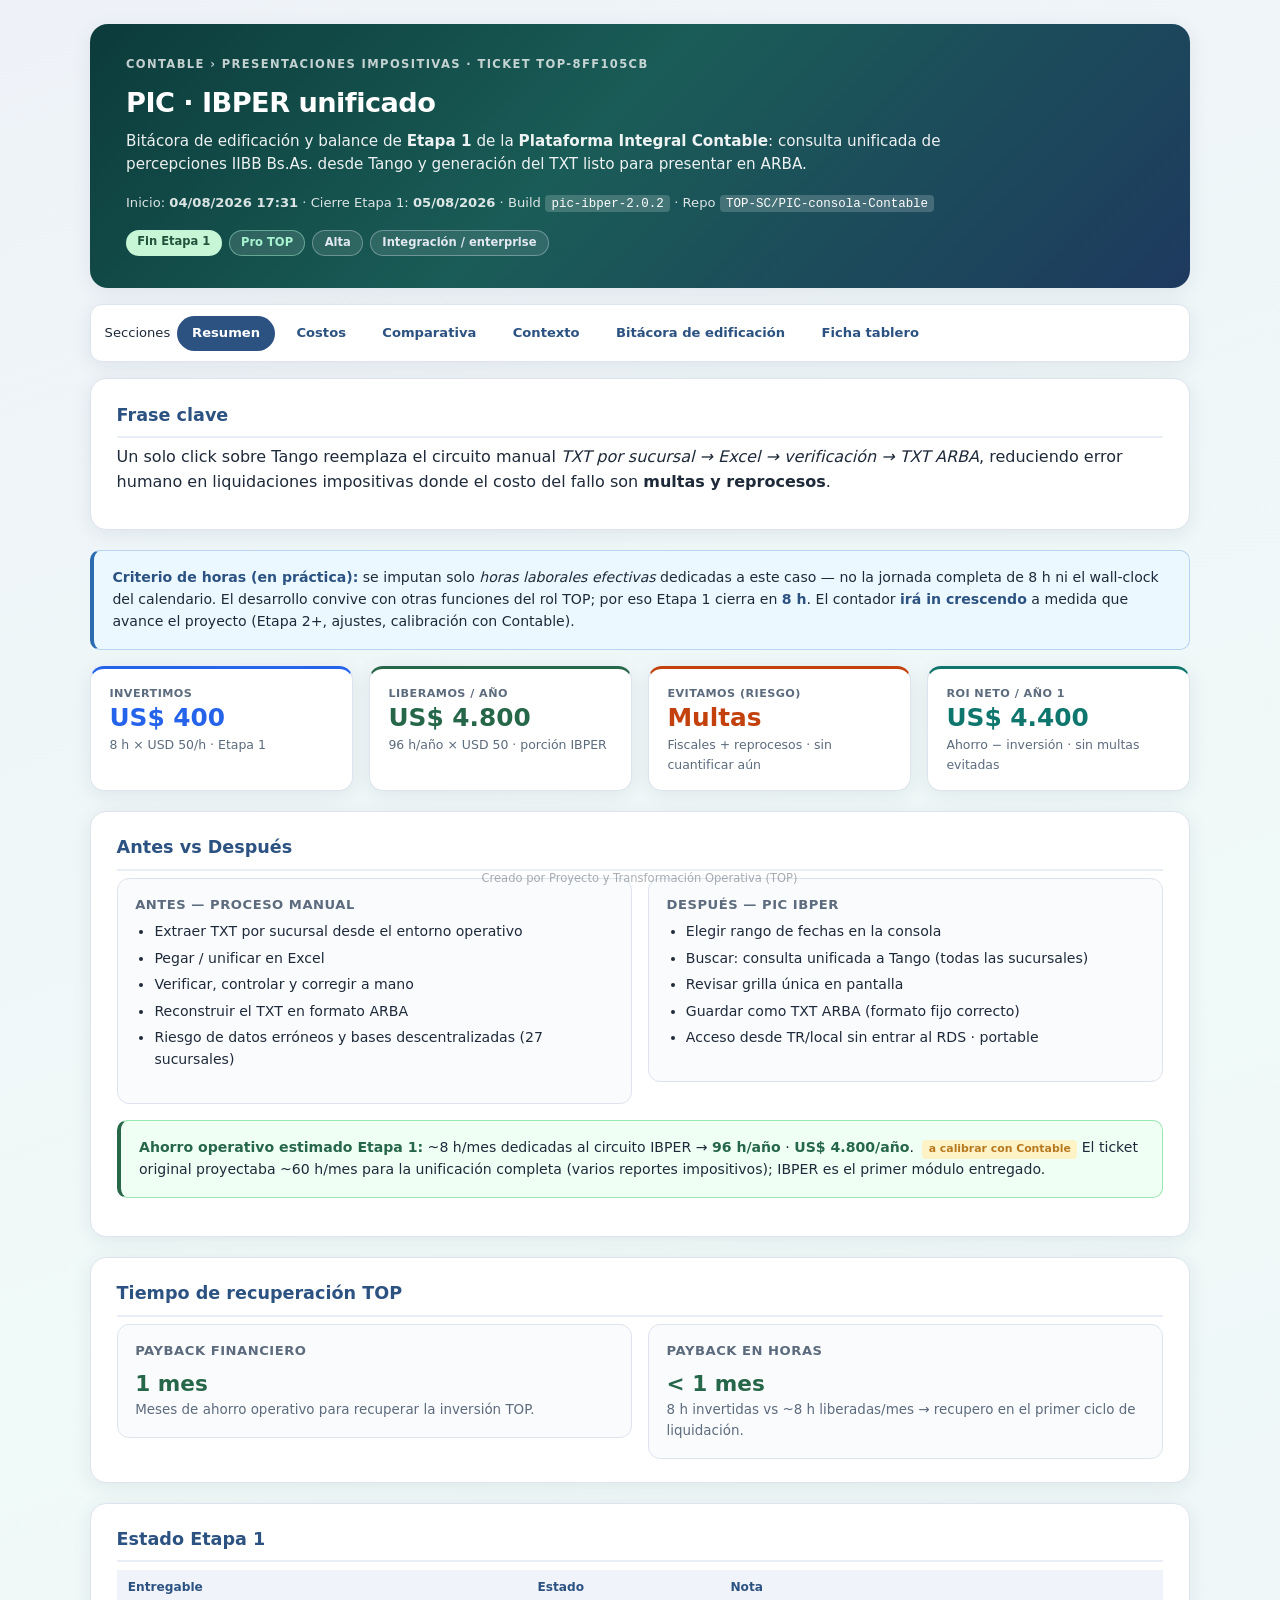
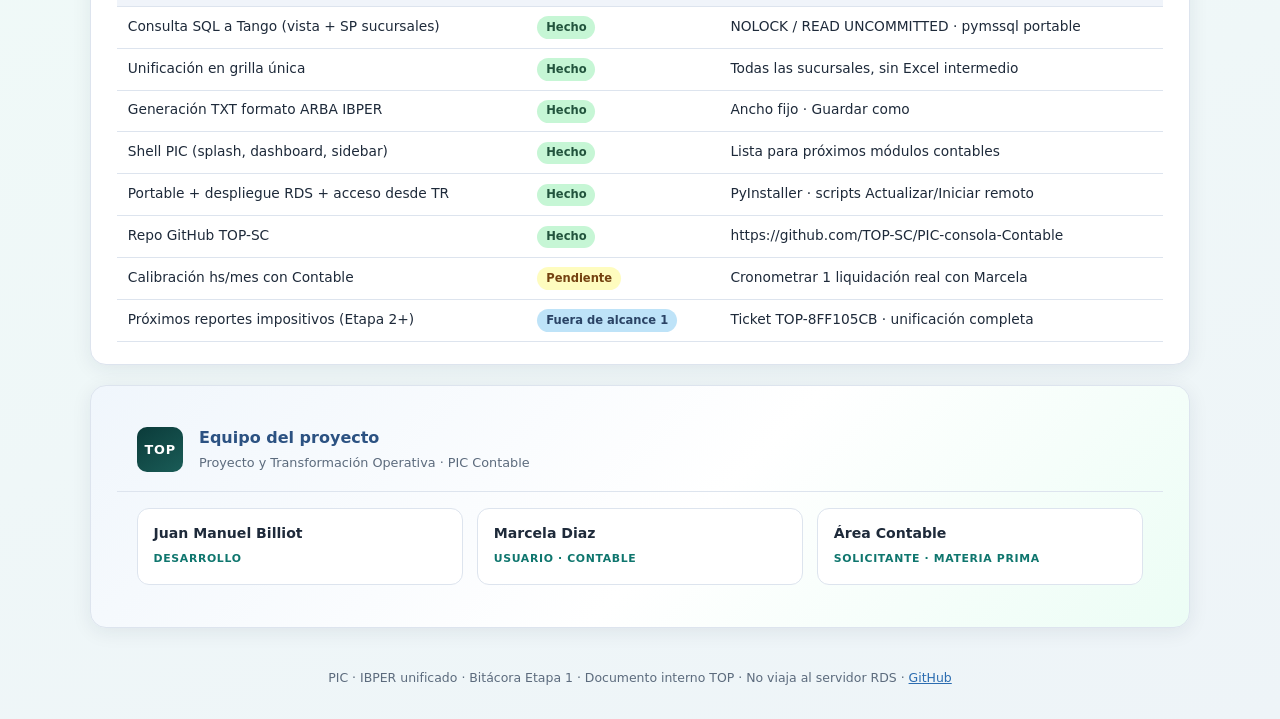
<file: docs/BITACORA_PIC.html>
<!DOCTYPE html>
<html lang="es">
<head>
  <meta charset="UTF-8" />
  <meta name="viewport" content="width=device-width, initial-scale=1" />
  <title>PIC · IBPER unificado — Bitácora y balance Etapa 1</title>
  <style>
    :root {
      --bg: #f4f6fa;
      --paper: #ffffff;
      --ink: #1e2a3a;
      --muted: #5c6b7d;
      --accent: #2c5282;
      --accent2: #2b6cb0;
      --ok: #276749;
      --ok-bg: #f0fff4;
      --warn: #b7791f;
      --gold: #b7791f;
      --gold-bg: #fffbeb;
      --border: #dde4ee;
      --shadow: 0 4px 20px rgba(30, 42, 58, 0.08);
      --radius: 16px;
      --teal: #0f766e;
      --teal-soft: #ecfdf5;
      --blue: #2563eb;
      --orange: #c2410c;
      --header-grad: linear-gradient(135deg, #0b3b3a 0%, #1a5c57 45%, #1e3a5f 100%);
    }
    * { box-sizing: border-box; margin: 0; padding: 0; }
    body {
      font-family: "Segoe UI", system-ui, sans-serif;
      background: linear-gradient(160deg, #eef2f8 0%, #f0faf8 50%, #eef4f8 100%);
      color: var(--ink);
      line-height: 1.55;
      padding: 1.5rem;
      min-height: 100vh;
    }
    .wrap { max-width: 1100px; margin: 0 auto; }
    header {
      background: var(--header-grad);
      color: #fff;
      border-radius: 18px;
      padding: 2rem 2.25rem;
      margin-bottom: 1rem;
      box-shadow: var(--shadow);
    }
    header .eyebrow {
      font-size: .72rem; font-weight: 700; letter-spacing: .12em;
      text-transform: uppercase; color: rgba(255,255,255,.75); margin-bottom: .5rem;
    }
    header h1 { font-size: 1.7rem; font-weight: 700; letter-spacing: -.02em; margin-bottom: .35rem; }
    header p { color: rgba(255,255,255,.92); font-size: .95rem; max-width: 820px; }
    header .meta { margin-top: 1rem; font-size: .82rem; color: rgba(255,255,255,.85); }
    header code {
      background: rgba(255,255,255,.18); color: #fff; padding: .1rem .4rem;
      border-radius: 4px; font-size: .78rem;
    }
    .tags { display: flex; flex-wrap: wrap; gap: .45rem; margin-top: 1rem; }
    .tag {
      display: inline-block; padding: .2rem .7rem; border-radius: 999px;
      font-size: .72rem; font-weight: 700;
    }
    .tag.done { background: #c6f6d5; color: #22543d; }
    .tag.pro { background: rgba(255,255,255,.12); color: #a7f3d0; border: 1px solid rgba(167,243,208,.45); }
    .tag.prio { background: rgba(255,255,255,.1); color: #e2e8f0; border: 1px solid rgba(226,232,240,.35); }

    .pack-nav, .tabs {
      display: flex; flex-wrap: wrap; gap: .45rem; align-items: center;
      margin-bottom: 1rem; padding: .65rem .85rem;
      background: var(--paper); border: 1px solid var(--border);
      border-radius: 12px; box-shadow: var(--shadow); font-size: .82rem;
    }
    .pack-nav span { color: var(--muted); font-size: .72rem; font-weight: 700; text-transform: uppercase; letter-spacing: .04em; padding: .35rem .5rem; }
    .tab-btn {
      font: inherit; font-weight: 600; padding: .4rem .85rem; cursor: pointer;
      border: 1px solid transparent; border-radius: 999px; background: transparent; color: var(--accent);
    }
    .tab-btn:hover { background: #ebf4ff; border-color: #bee3f8; }
    .tab-btn.active { background: var(--accent); color: #fff; }

    .panel { display: none; }
    .panel.active { display: block; }

    .kpi-row {
      display: grid; grid-template-columns: repeat(auto-fit, minmax(170px, 1fr));
      gap: 1rem; margin-bottom: 1.25rem;
    }
    .kpi {
      background: var(--paper); border: 1px solid var(--border); border-radius: 14px;
      padding: 1rem 1.15rem; box-shadow: var(--shadow);
    }
    .kpi .label { font-size: .7rem; color: var(--muted); text-transform: uppercase; letter-spacing: .04em; font-weight: 700; }
    .kpi .value { font-size: 1.55rem; font-weight: 700; margin: .15rem 0; line-height: 1.15; }
    .kpi .sub { font-size: .78rem; color: var(--muted); }
    .kpi.inv { border-top: 3px solid var(--blue); }
    .kpi.inv .value { color: var(--blue); }
    .kpi.ok { border-top: 3px solid var(--ok); }
    .kpi.ok .value { color: var(--ok); }
    .kpi.warn { border-top: 3px solid var(--orange); }
    .kpi.warn .value { color: var(--orange); }
    .kpi.teal { border-top: 3px solid var(--teal); }
    .kpi.teal .value { color: var(--teal); }

    section, .card-block {
      background: var(--paper); border: 1px solid var(--border); border-radius: var(--radius);
      padding: 1.4rem 1.6rem; margin-bottom: 1.25rem; box-shadow: var(--shadow);
    }
    h2 {
      font-size: 1.1rem; color: var(--accent); margin-bottom: .45rem;
      padding-bottom: .45rem; border-bottom: 2px solid #e8eef6;
    }
    h3 { font-size: .95rem; margin: 1.1rem 0 .45rem; color: var(--ink); }
    p, li { font-size: .88rem; }
    p { margin-bottom: .75rem; }
    ul, ol { margin: 0 0 1rem 1.2rem; }
    li { margin-bottom: .3rem; }
    .muted { color: var(--muted); font-size: .84rem; }
    .lead { color: var(--muted); font-size: .92rem; }

    table { width: 100%; border-collapse: collapse; font-size: .86rem; }
    th, td { padding: .55rem .7rem; text-align: left; border-bottom: 1px solid var(--border); vertical-align: top; }
    th { background: #f0f4fa; color: var(--accent); font-size: .76rem; font-weight: 700; }
    td.num, th.num { text-align: right; font-variant-numeric: tabular-nums; }
    tr.highlight td { background: var(--ok-bg); font-weight: 600; }
    tr:hover td { background: #fafbfd; }

    .callout {
      border-radius: 10px; padding: 1rem 1.15rem; margin: 1rem 0; font-size: .88rem;
      background: #ebf8ff; border: 1px solid #b8d4f0; border-left: 4px solid var(--accent2);
    }
    .callout.ok { background: var(--ok-bg); border-color: #9ae6b4; border-left-color: var(--ok); }
    .callout.gold { background: var(--gold-bg); border-color: #f0d080; border-left-color: var(--gold); }
    .callout.warn { background: #fff7ed; border-color: #fdba74; border-left-color: var(--orange); }
    .callout strong { color: var(--accent); }
    .callout.ok strong { color: var(--ok); }

    .badge {
      display: inline-block; padding: .15rem .55rem; border-radius: 999px;
      font-size: .72rem; font-weight: 700;
    }
    .badge-ok { background: #c6f6d5; color: #22543d; }
    .badge-info { background: #bee3f8; color: #2a4365; }
    .badge-warn { background: #fefcbf; color: #744210; }
    .badge-pend { background: #edf2f7; color: var(--muted); }

    .grid-2 {
      display: grid; grid-template-columns: repeat(auto-fit, minmax(280px, 1fr));
      gap: 1rem; align-items: start;
    }
    .mini {
      border: 1px solid var(--border); border-radius: 12px; padding: 1rem 1.1rem; background: #fafbfd;
    }
    .mini h4 { font-size: .82rem; color: var(--muted); text-transform: uppercase; letter-spacing: .04em; margin-bottom: .35rem; }
    .mini .big { font-size: 1.35rem; font-weight: 700; color: var(--accent); }
    .mini .big.ok { color: var(--ok); }
    .mini .big.blue { color: var(--blue); }
    .mini .big.orange { color: var(--orange); }

    .bar-row { margin: .65rem 0; }
    .bar-label { display: flex; justify-content: space-between; font-size: .8rem; margin-bottom: .25rem; }
    .bar-track { height: 12px; background: #e8eef6; border-radius: 999px; overflow: hidden; }
    .bar-fill { height: 100%; border-radius: 999px; }
    .bar-fill.top { background: #14b8a6; }
    .bar-fill.free { background: #6366f1; }
    .bar-fill.ag { background: #7c3aed; }
    .bar-fill.mkt { background: #f59e0b; width: 100%; }

    .kv { display: grid; grid-template-columns: 180px 1fr; gap: .35rem .85rem; font-size: .88rem; }
    .kv dt { color: var(--muted); font-weight: 600; }
    .kv dd { margin: 0; }

    .timeline { list-style: none; margin: 0; padding: 0; }
    .timeline li {
      position: relative; padding: 0 0 1.1rem 1.5rem;
      border-left: 2px solid #c5d5e8;
    }
    .timeline li:last-child { border-left-color: transparent; padding-bottom: 0; }
    .timeline li::before {
      content: ""; position: absolute; left: -6px; top: .35rem;
      width: 10px; height: 10px; border-radius: 50%;
      background: var(--teal); border: 2px solid #fff; box-shadow: 0 0 0 2px #99f6e4;
    }
    .timeline .when { font-size: .72rem; font-weight: 700; color: var(--teal); text-transform: uppercase; letter-spacing: .04em; }
    .timeline .what { font-weight: 600; font-size: .9rem; margin: .1rem 0; }
    .timeline .how { font-size: .84rem; color: var(--muted); }

    .ficha {
      background: linear-gradient(135deg, #0f172a 0%, #1e293b 100%);
      color: #e2e8f0; border-radius: 16px; padding: 1.35rem 1.5rem; margin-bottom: 1.25rem;
    }
    .ficha h2 { color: #67e8f9; border-bottom-color: rgba(103,232,249,.25); }
    .ficha table th { background: rgba(255,255,255,.06); color: #67e8f9; border-bottom-color: rgba(255,255,255,.1); }
    .ficha table td { border-bottom-color: rgba(255,255,255,.08); color: #e2e8f0; }
    .ficha .note { color: #94a3b8; font-size: .8rem; margin-top: .75rem; }

    .team-block {
      margin: 1rem 0; border-radius: var(--radius); overflow: hidden;
      border: 1px solid var(--border);
      background: linear-gradient(135deg, #f0f6fc 0%, #fff 55%, #ecfdf5 100%);
      box-shadow: var(--shadow);
    }
    .team-block-head {
      display: flex; align-items: center; gap: 1rem; padding: 1.1rem 1.3rem;
      border-bottom: 1px solid var(--border);
    }
    .team-badge {
      display: inline-flex; align-items: center; justify-content: center;
      min-width: 2.85rem; height: 2.85rem; border-radius: 10px;
      background: linear-gradient(145deg, #0b3b3a, #1a5c57); color: #fff;
      font-size: .8rem; font-weight: 800; letter-spacing: .06em;
    }
    .team-block-head h2 { margin: 0; border: none; padding: 0; font-size: 1rem; }
    .team-block-head p { margin: .15rem 0 0; font-size: .8rem; color: var(--muted); }
    .team-grid {
      display: grid; grid-template-columns: repeat(auto-fit, minmax(220px, 1fr));
      gap: .85rem; padding: 1rem 1.25rem 1.25rem;
    }
    .team-member {
      display: flex; align-items: center; gap: .85rem; padding: .9rem 1rem;
      background: #fff; border: 1px solid var(--border); border-radius: 12px;
    }
    .team-member strong { display: block; font-size: .88rem; }
    .team-role { font-size: .68rem; font-weight: 700; letter-spacing: .06em; text-transform: uppercase; color: var(--teal); }

    footer {
      text-align: center; font-size: .78rem; color: var(--muted);
      padding: 1.5rem 0 .5rem; margin-top: 1rem;
    }
    .doc-watermark {
      position: fixed; bottom: .75rem; left: 50%; transform: translateX(-50%);
      font-size: .72rem; color: rgba(30,42,58,.38); pointer-events: none;
      white-space: nowrap; z-index: 50;
    }
    .adjust {
      display: inline-block; font-size: .68rem; font-weight: 700; color: var(--warn);
      background: #fef3c7; padding: .05rem .4rem; border-radius: 4px; margin-left: .25rem;
    }
    @media (max-width: 720px) {
      body { padding: .75rem; }
      .kv { grid-template-columns: 1fr; }
      header h1 { font-size: 1.35rem; }
    }
    @media print {
      body { background: #fff; padding: 0; }
      .tabs { display: none; }
      .panel { display: block !important; page-break-inside: avoid; }
      .doc-watermark { position: static; transform: none; margin: 1rem 0; }
    }
  </style>
</head>
<body>
  <div class="wrap">
    <header>
      <div class="eyebrow">Contable › Presentaciones impositivas · Ticket TOP-8FF105CB</div>
      <h1>PIC · IBPER unificado</h1>
      <p>
        Bitácora de edificación y balance de <strong>Etapa 1</strong> de la
        <strong>Plataforma Integral Contable</strong>: consulta unificada de percepciones
        IIBB Bs.As. desde Tango y generación del TXT listo para presentar en ARBA.
      </p>
      <div class="meta">
        Inicio: <strong>04/08/2026 17:31</strong> ·
        Cierre Etapa 1: <strong>05/08/2026</strong> ·
        Build <code>pic-ibper-2.0.2</code> ·
        Repo <code>TOP-SC/PIC-consola-Contable</code>
      </div>
      <div class="tags">
        <span class="tag done">Fin Etapa 1</span>
        <span class="tag pro">Pro TOP</span>
        <span class="tag prio">Alta</span>
        <span class="tag prio">Integración / enterprise</span>
      </div>
    </header>

    <nav class="tabs" aria-label="Secciones de la bitácora">
      <span>Secciones</span>
      <button class="tab-btn active" data-tab="resumen">Resumen</button>
      <button class="tab-btn" data-tab="costos">Costos</button>
      <button class="tab-btn" data-tab="comparativa">Comparativa</button>
      <button class="tab-btn" data-tab="contexto">Contexto</button>
      <button class="tab-btn" data-tab="bitacora">Bitácora de edificación</button>
      <button class="tab-btn" data-tab="ficha">Ficha tablero</button>
    </nav>

    <!-- ========== RESUMEN ========== -->
    <div class="panel active" id="tab-resumen">
      <section>
        <h2>Frase clave</h2>
        <p class="lead" style="font-size:1rem;color:var(--ink)">
          Un solo click sobre Tango reemplaza el circuito manual
          <em>TXT por sucursal → Excel → verificación → TXT ARBA</em>,
          reduciendo error humano en liquidaciones impositivas donde el costo del fallo
          son <strong>multas y reprocesos</strong>.
        </p>
      </section>

      <div class="callout">
        <strong>Criterio de horas (en práctica):</strong>
        se imputan solo <em>horas laborales efectivas</em> dedicadas a este caso —
        no la jornada completa de 8 h ni el wall-clock del calendario.
        El desarrollo convive con otras funciones del rol TOP; por eso Etapa 1 cierra en
        <strong>8 h</strong>. El contador <strong>irá in crescendo</strong> a medida que avance
        el proyecto (Etapa 2+, ajustes, calibración con Contable).
      </div>

      <div class="kpi-row">
        <div class="kpi inv">
          <div class="label">Invertimos</div>
          <div class="value">US$ 400</div>
          <div class="sub">8 h × USD 50/h · Etapa 1</div>
        </div>
        <div class="kpi ok">
          <div class="label">Liberamos / año</div>
          <div class="value">US$ 4.800</div>
          <div class="sub">96 h/año × USD 50 · porción IBPER</div>
        </div>
        <div class="kpi warn">
          <div class="label">Evitamos (riesgo)</div>
          <div class="value">Multas</div>
          <div class="sub">Fiscales + reprocesos · sin cuantificar aún</div>
        </div>
        <div class="kpi teal">
          <div class="label">ROI neto / año 1</div>
          <div class="value">US$ 4.400</div>
          <div class="sub">Ahorro − inversión · sin multas evitadas</div>
        </div>
      </div>

      <section>
        <h2>Antes vs Después</h2>
        <div class="grid-2">
          <div class="mini">
            <h4>Antes — proceso manual</h4>
            <ul>
              <li>Extraer TXT por sucursal desde el entorno operativo</li>
              <li>Pegar / unificar en Excel</li>
              <li>Verificar, controlar y corregir a mano</li>
              <li>Reconstruir el TXT en formato ARBA</li>
              <li>Riesgo de datos erróneos y bases descentralizadas (27 sucursales)</li>
            </ul>
          </div>
          <div class="mini">
            <h4>Después — PIC IBPER</h4>
            <ul>
              <li>Elegir rango de fechas en la consola</li>
              <li>Buscar: consulta unificada a Tango (todas las sucursales)</li>
              <li>Revisar grilla única en pantalla</li>
              <li>Guardar como TXT ARBA (formato fijo correcto)</li>
              <li>Acceso desde TR/local sin entrar al RDS · portable</li>
            </ul>
          </div>
        </div>
        <div class="callout ok">
          <strong>Ahorro operativo estimado Etapa 1:</strong>
          ~8 h/mes dedicadas al circuito IBPER
          → <strong>96 h/año</strong> · <strong>US$ 4.800/año</strong>.
          <span class="adjust">a calibrar con Contable</span>
          El ticket original proyectaba ~60 h/mes para la unificación completa
          (varios reportes impositivos); IBPER es el primer módulo entregado.
        </div>
      </section>

      <section>
        <h2>Tiempo de recuperación TOP</h2>
        <div class="grid-2">
          <div class="mini">
            <h4>Payback financiero</h4>
            <div class="big ok">1 mes</div>
            <p class="muted" style="margin:0">Meses de ahorro operativo para recuperar la inversión TOP.</p>
          </div>
          <div class="mini">
            <h4>Payback en horas</h4>
            <div class="big ok">&lt; 1 mes</div>
            <p class="muted" style="margin:0">8 h invertidas vs ~8 h liberadas/mes → recupero en el primer ciclo de liquidación.</p>
          </div>
        </div>
      </section>

      <section>
        <h2>Estado Etapa 1</h2>
        <table>
          <thead>
            <tr><th>Entregable</th><th>Estado</th><th>Nota</th></tr>
          </thead>
          <tbody>
            <tr>
              <td>Consulta SQL a Tango (vista + SP sucursales)</td>
              <td><span class="badge badge-ok">Hecho</span></td>
              <td>NOLOCK / READ UNCOMMITTED · pymssql portable</td>
            </tr>
            <tr>
              <td>Unificación en grilla única</td>
              <td><span class="badge badge-ok">Hecho</span></td>
              <td>Todas las sucursales, sin Excel intermedio</td>
            </tr>
            <tr>
              <td>Generación TXT formato ARBA IBPER</td>
              <td><span class="badge badge-ok">Hecho</span></td>
              <td>Ancho fijo · Guardar como</td>
            </tr>
            <tr>
              <td>Shell PIC (splash, dashboard, sidebar)</td>
              <td><span class="badge badge-ok">Hecho</span></td>
              <td>Lista para próximos módulos contables</td>
            </tr>
            <tr>
              <td>Portable + despliegue RDS + acceso desde TR</td>
              <td><span class="badge badge-ok">Hecho</span></td>
              <td>PyInstaller · scripts Actualizar/Iniciar remoto</td>
            </tr>
            <tr>
              <td>Repo GitHub TOP-SC</td>
              <td><span class="badge badge-ok">Hecho</span></td>
              <td>https://github.com/TOP-SC/PIC-consola-Contable</td>
            </tr>
            <tr>
              <td>Calibración hs/mes con Contable</td>
              <td><span class="badge badge-warn">Pendiente</span></td>
              <td>Cronometrar 1 liquidación real con Marcela</td>
            </tr>
            <tr>
              <td>Próximos reportes impositivos (Etapa 2+)</td>
              <td><span class="badge badge-info">Fuera de alcance 1</span></td>
              <td>Ticket TOP-8FF105CB · unificación completa</td>
            </tr>
          </tbody>
        </table>
      </section>
    </div>

    <!-- ========== COSTOS ========== -->
    <div class="panel" id="tab-costos">
      <section>
        <h2>Inversión TOP — Etapa 1</h2>
        <div class="kpi-row">
          <div class="kpi inv">
            <div class="label">Total USD</div>
            <div class="value">US$ 400</div>
            <div class="sub">Etapa 1 IBPER</div>
          </div>
          <div class="kpi teal">
            <div class="label">Horas invertidas</div>
            <div class="value">8 h</div>
            <div class="sub">04–05/08/2026 · laborales efectivas</div>
          </div>
          <div class="kpi ok">
            <div class="label">Tarifa inversión</div>
            <div class="value">USD 50/h</div>
            <div class="sub">Estándar TOP</div>
          </div>
        </div>
      </section>

      <section>
        <h2>Fases de inversión</h2>
        <table>
          <thead>
            <tr><th>Fase</th><th>Qué incluye</th><th class="num">Horas</th><th class="num">USD</th></tr>
          </thead>
          <tbody>
            <tr>
              <td><strong>Discovery</strong></td>
              <td>
                Relevamiento del pedido Contable, formato TXT ARBA IBPER (layout fijo),
                esquema de consulta a Tango (vista de impuestos + SP de sucursales),
                criterios de unificación y riesgos fiscales del ticket.
                <br><span class="muted">Discovery relativo: materia prima de primera mano del área solicitante.</span>
              </td>
              <td class="num">2</td>
              <td class="num">100</td>
            </tr>
            <tr>
              <td><strong>Desarrollo</strong></td>
              <td>
                Backend FastAPI, motor IBPER, SQL multi-sucursal, frontend PIC,
                portable PyInstaller, scripts RDS/TR, marca TOP, anti-caché, repo.
              </td>
              <td class="num">6</td>
              <td class="num">300</td>
            </tr>
            <tr class="highlight">
              <td><strong>Total Etapa 1</strong></td>
              <td>Horas laborales efectivas dedicadas (no jornada completa ni wall-clock)</td>
              <td class="num"><strong>8</strong></td>
              <td class="num"><strong>400</strong></td>
            </tr>
          </tbody>
        </table>
        <div class="callout gold">
          <strong>Cómo se cuenta de acá en más:</strong>
          jornada laboral = hasta 8 h, pero <em>no</em> se imputan 8 h/día a este caso.
          Solo el tiempo real de foco en PIC/IBPER (el rol TOP tiene otras funciones en paralelo).
          El total <strong>crece in crescendo</strong> con cada avance (calibración, Etapa 2, soporte).
          Ventana de referencia Etapa 1: primer archivo <code>04/08/2026 17:31</code> → cierre productivo <code>05/08/2026</code>.
        </div>
      </section>

      <section>
        <h2>Discovery y conocimiento</h2>
        <div class="grid-2">
          <div class="mini">
            <h4>Discovery TOP</h4>
            <div class="big blue">2 h</div>
            <p class="muted" style="margin:0">US$ 100 · relevamiento liviano</p>
          </div>
          <div class="mini">
            <h4>Conocimiento total</h4>
            <div class="big">8 h</div>
            <p class="muted" style="margin:0">Discovery + desarrollo retenido en código y equipo</p>
          </div>
        </div>
        <div class="callout">
          <strong>Conocimiento retenido:</strong>
          layout fijo IBPER ARBA · reglas de signo/NC · consulta multi-sucursal Tango con lecturas no bloqueantes ·
          empaquetado portable sin ODBC obligatorio · patrón de acceso remoto RDS sin tareas programadas ·
          shell PIC reutilizable para próximos módulos contables.
        </div>
      </section>

      <section>
        <h2>Referencia del ticket (análisis IA original)</h2>
        <p class="muted">
          El análisis de valor del ticket estimó <strong>120 h</strong> y <strong>USD 3.600</strong>
          (a USD 30/h) para la unificación completa de reportes impositivos, con ahorro de
          ~60 h/mes. Esta Etapa 1 entrega el primer corte (IBPER) a una fracción de ese esfuerzo,
          validando el camino técnico antes de escalar.
        </p>
        <table>
          <thead>
            <tr><th>Concepto</th><th>Ticket (visión completa)</th><th>Entregado Etapa 1</th></tr>
          </thead>
          <tbody>
            <tr><td>Horas desarrollo</td><td>120 h</td><td>8 h</td></tr>
            <tr><td>Inversión</td><td>USD 3.600 (a USD 30/h)</td><td>USD 400 (a USD 50/h TOP)</td></tr>
            <tr><td>Ahorro proyectado</td><td>~60 h/mes (todos los reportes)</td><td>~8 h/mes (solo IBPER) <span class="adjust">estim.</span></td></tr>
            <tr><td>Payback estimado</td><td>&lt; 2,5 meses</td><td>1 mes</td></tr>
          </tbody>
        </table>
      </section>
    </div>

    <!-- ========== COMPARATIVA ========== -->
    <div class="panel" id="tab-comparativa">
      <section>
        <h2>Costos por alternativa</h2>
        <p class="intro muted">Mismo alcance funcional de Etapa 1 (consulta Tango + TXT ARBA IBPER + consola usable en red).</p>
        <table>
          <thead>
            <tr><th>Alternativa</th><th class="num">Costo</th><th>Base de cálculo</th></tr>
          </thead>
          <tbody>
            <tr class="highlight">
              <td><strong>Inversión TOP</strong></td>
              <td class="num"><strong>US$ 400</strong></td>
              <td>8 h × USD 50</td>
            </tr>
            <tr>
              <td>Freelancer senior AR</td>
              <td class="num">US$ 1.800</td>
              <td>24 h × USD 75 (redescubre dominio + pruebas)</td>
            </tr>
            <tr>
              <td>Empresa / agencia dev</td>
              <td class="num">US$ 3.800</td>
              <td>Desarrollo 16 h + discovery 8 h + impl. + fee</td>
            </tr>
            <tr>
              <td>App / stack de mercado (3 años)</td>
              <td class="num">US$ 8.000</td>
              <td>RPA/ETL + BI + adaptación fiscal local (visión ticket, recorte Etapa 1)</td>
            </tr>
          </tbody>
        </table>

        <div style="margin-top:1.25rem">
          <div class="bar-row">
            <div class="bar-label"><span>TOP</span><span>US$ 400</span></div>
            <div class="bar-track"><div class="bar-fill top" style="width:5%"></div></div>
          </div>
          <div class="bar-row">
            <div class="bar-label"><span>Freelancer</span><span>US$ 1.800</span></div>
            <div class="bar-track"><div class="bar-fill free" style="width:22%"></div></div>
          </div>
          <div class="bar-row">
            <div class="bar-label"><span>Empresa</span><span>US$ 3.800</span></div>
            <div class="bar-track"><div class="bar-fill ag" style="width:47%"></div></div>
          </div>
          <div class="bar-row">
            <div class="bar-label"><span>Stack mercado (3 años)</span><span>US$ 8.000</span></div>
            <div class="bar-track"><div class="bar-fill mkt"></div></div>
          </div>
        </div>
      </section>

      <section>
        <h2>Tiempo de recuperación por alternativa</h2>
        <table>
          <thead>
            <tr><th>Alternativa</th><th class="num">Payback (sobre ahorro IBPER)</th></tr>
          </thead>
          <tbody>
            <tr class="highlight"><td>TOP (USD)</td><td class="num"><strong>1 mes</strong></td></tr>
            <tr><td>TOP (horas)</td><td class="num">&lt; 1 mes</td></tr>
            <tr><td>Freelancer</td><td class="num">4,5 meses</td></tr>
            <tr><td>Empresa</td><td class="num">9,5 meses</td></tr>
            <tr><td>Stack mercado (3 años)</td><td class="num">20 meses</td></tr>
          </tbody>
        </table>
        <p class="muted">Ahorro base usado: US$ 4.800/año (96 h × USD 50). Sin incluir valor de multas evitadas.</p>
      </section>

      <section>
        <h2>Desglose externo</h2>
        <div class="grid-2">
          <div class="mini">
            <h4>Freelancer — US$ 1.800</h4>
            <ul>
              <li>Desarrollo: US$ 1.350</li>
              <li>Discovery: US$ 450</li>
            </ul>
          </div>
          <div class="mini">
            <h4>Empresa — US$ 3.800</h4>
            <ul>
              <li>Desarrollo: US$ 1.500</li>
              <li>Discovery: US$ 800</li>
              <li>Implementación: US$ 600</li>
              <li>Fee / consultoría: US$ 700</li>
              <li>Mantenimiento año 1: US$ 200</li>
            </ul>
          </div>
        </div>
        <div class="mini" style="margin-top:1rem">
          <h4>Alternativa comercial (visión ticket) — US$ 8.000 / 3 años</h4>
          <p class="muted">Pipeline RPA/ETL + warehouse + Power BI, recortado al alcance Etapa 1.</p>
          <ul>
            <li>Licencias / plataforma: US$ 3.600</li>
            <li>Implementación: US$ 2.400</li>
            <li>Mantenimiento 3 años: US$ 1.200</li>
            <li>Brecha adaptación fiscal local (ARBA IBPER): US$ 800</li>
          </ul>
        </div>
      </section>

      <section>
        <h2>Ahorro vs alternativas</h2>
        <div class="kpi-row">
          <div class="kpi ok">
            <div class="label">vs Freelancer</div>
            <div class="value">+US$ 1.400</div>
            <div class="sub">Misma Etapa 1</div>
          </div>
          <div class="kpi ok">
            <div class="label">vs Empresa</div>
            <div class="value">+US$ 3.400</div>
            <div class="sub">Misma Etapa 1</div>
          </div>
          <div class="kpi warn">
            <div class="label">vs Stack mercado</div>
            <div class="value">+US$ 7.600</div>
            <div class="sub">Horizonte 3 años</div>
          </div>
        </div>
      </section>
    </div>

    <!-- ========== CONTEXTO ========== -->
    <div class="panel" id="tab-contexto">
      <section>
        <h2>Ficha del caso</h2>
        <dl class="kv">
          <dt>Caso</dt><dd>PIC · IBPER unificado</dd>
          <dt>Usuario / solicitante</dt><dd>Marcela Diaz · Contable</dd>
          <dt>Área / origen</dt><dd>Contable · SommierCenter</dd>
          <dt>Ticket</dt><dd>TOP-8FF105CB · Aprobado con condiciones</dd>
          <dt>Prioridad</dt><dd>Alta · impacto fiscal (multas / reprocesos)</dd>
          <dt>Herramienta</dt><dd>Python FastAPI + HTML/CSS/JS + pymssql + SQL Server (Tango) + PyInstaller portable</dd>
          <dt>En Argentina</dt><dd>
            Presentaciones IIBB Bs.As. (ARBA). Flujo típico del mercado local: exportes TXT del ERP,
            consolidación Excel, armado manual del layout fijo. Alternativas: macros, RPA genérico,
            BI sin motor fiscal ARBA específico.
          </dd>
          <dt>Inicio</dt><dd>04/08/2026</dd>
          <dt>Finalización Etapa 1</dt><dd>05/08/2026</dd>
          <dt>Horas invertidas</dt><dd>8 h</dd>
          <dt>URL operativa</dt><dd>http://10.100.3.26:8787 (RDS) · acceso desde TR/local</dd>
          <dt>Repo</dt><dd>https://github.com/TOP-SC/PIC-consola-Contable</dd>
        </dl>
      </section>

      <section>
        <h2>Discovery (pedido real)</h2>
        <p><strong>Problema declarado:</strong> falta de unificación de las bases del sistema operativo.</p>
        <p><strong>Objetivo:</strong> obtención de reportes mensuales y unificación para presentaciones impositivas.</p>
        <p><strong>Proceso actual:</strong> depende de recopilar datos en TXT → pasar a Excel → verificar y controlar → corregir TXT.</p>
        <p><strong>Dolor:</strong> datos erróneos y bases descentralizadas · liquidaciones quincenales y mensuales · riesgo de multas y reprocesos.</p>
        <div class="callout gold">
          <strong>Test 3 preguntas (ticket):</strong>
          libera &gt;5 h/semana = <strong>SI</strong> ·
          datos 100% limpios/estructurados = <strong>NO</strong> (de ahí la necesidad del motor) ·
          impacto económico directo = <strong>SI</strong> (multas fiscales).
          Decisión: <strong>APROBADO CON CONDICIONES</strong>.
        </div>
      </section>

      <section>
        <h2>Observaciones técnicas</h2>
        <ul>
          <li>Consola web PIC con splash, dashboard y sidebar modular (lista para más módulos contables).</li>
          <li>Backend FastAPI: <code>/api/search</code>, <code>/api/generate-download</code>, <code>/api/status</code>, <code>/api/health</code>.</li>
          <li>Lecturas SQL con <code>NOLOCK</code> + <code>READ UNCOMMITTED</code> para no trabar Tango.</li>
          <li>Backend SQL portable vía <code>pymssql</code> (sin depender de ODBC en el RDS).</li>
          <li>TXT IBPER de ancho fijo con “Guardar como” (el usuario elige destino).</li>
          <li>Ejecutable portable + scripts <code>ActualizarRDS</code> / <code>IniciarDesdeTR</code> (WMI) sin tareas programadas ni cambios de configuración del RDS.</li>
          <li>Anti-caché HTTP + versionado de assets (<code>?v=2.0.2</code>).</li>
          <li>Marca de agua TOP en splash y pie de app.</li>
        </ul>
      </section>

      <section>
        <h2>Alcance Etapa 1 vs visión completa</h2>
        <table>
          <thead>
            <tr><th>Alcance</th><th>Estado</th></tr>
          </thead>
          <tbody>
            <tr><td>IBPER unificado (percepciones IIBB Bs.As. → TXT ARBA)</td><td><span class="badge badge-ok">Etapa 1 entregada</span></td></tr>
            <tr><td>Shell PIC multi-módulo</td><td><span class="badge badge-ok">Base lista</span></td></tr>
            <tr><td>Otros reportes impositivos / unificación total de bases</td><td><span class="badge badge-info">Etapa 2+</span></td></tr>
            <tr><td>Dashboard BI / alertas de integridad</td><td><span class="badge badge-info">Etapa 2+</span></td></tr>
            <tr><td>Cronometraje formal hs/mes con Contable</td><td><span class="badge badge-warn">Calibración</span></td></tr>
          </tbody>
        </table>
      </section>
    </div>

    <!-- ========== BITÁCORA ========== -->
    <div class="panel" id="tab-bitacora">
      <section>
        <h2>Bitácora de edificación — Etapa 1</h2>
        <p class="lead">
          Relato de construcción <strong>desde cero</strong>, a partir del pedido Contable y del formato
          exigido por ARBA. Sin depender de un producto previo: relevamiento, diseño, desarrollo,
          empaquetado y puesta en red.
        </p>

        <ul class="timeline">
          <li>
            <div class="when">04/08/2026 · Discovery</div>
            <div class="what">Pedido Contable y definición del problema</div>
            <div class="how">
              Ticket TOP-8FF105CB (Marcela Diaz): unificar bases descentralizadas para presentaciones
              impositivas. Se acota Etapa 1 a <strong>IBPER / percepciones IIBB Bs.As.</strong>,
              el circuito más crítico y repetible (TXT → Excel → TXT).
            </div>
          </li>
          <li>
            <div class="when">04/08/2026 · Discovery técnico</div>
            <div class="what">Formato TXT ARBA y fuente Tango</div>
            <div class="how">
              Se releva el layout de ancho fijo IBPER (CUIT, fechas, importes, alícuotas, signos de NC).
              Se identifica la consulta a la vista de impuestos y el SP de sucursales multinivel
              como fuente oficial en SQL Server / Tango. Primeros archivos del repo a las <strong>17:31</strong>.
            </div>
          </li>
          <li>
            <div class="when">04/08/2026 · Core backend</div>
            <div class="what">FastAPI + motor IBPER + SQL</div>
            <div class="how">
              Configuración, schemas, servicio SQL multi-sucursal, generación de bytes TXT,
              endpoints de búsqueda y descarga. Stack Python 3.12 + FastAPI + Pydantic.
            </div>
          </li>
          <li>
            <div class="when">04/08 → 05/08 · Frontend v1</div>
            <div class="what">Consola web operativa</div>
            <div class="how">
              Pantalla de consulta por fechas, grilla unificada, estado de conexión, generación TXT.
              Validación de conectividad real a SQL Server desde el entorno con acceso a Tango.
            </div>
          </li>
          <li>
            <div class="when">05/08/2026 · Portable</div>
            <div class="what">PyInstaller + pymssql</div>
            <div class="how">
              Ejecutable autónomo para RDS (sin instalar Python ni ODBC). Lecturas con NOLOCK.
              Decisión de arquitectura: app web local/portable, no RemoteApp ni cambios de config del servidor.
            </div>
          </li>
          <li>
            <div class="when">05/08/2026 · Acceso remoto</div>
            <div class="what">RDS + iniciador desde TR</div>
            <div class="how">
              Escucha en <code>0.0.0.0:8787</code>, scripts WMI para iniciar/actualizar sin tareas programadas
              (los RDS se reinician solos). Los usuarios abren la app por HTTP desde TR/local.
            </div>
          </li>
          <li>
            <div class="when">05/08/2026 · Shell PIC</div>
            <div class="what">Identidad de plataforma</div>
            <div class="how">
              Renombre a <strong>PIC — Plataforma Integral Contable</strong>. Splash con fade,
              dashboard, sidebar modular, indicador de carga, “Guardar como”, tabla sin scroll horizontal,
              estado Conectado/Desconectado, marca de agua TOP.
            </div>
          </li>
          <li>
            <div class="when">05/08/2026 · Cierre Etapa 1</div>
            <div class="what">Repo + versión 2.0.2 en producción</div>
            <div class="how">
              Publicación en GitHub <code>TOP-SC/PIC-consola-Contable</code>, anti-caché de assets,
              scripts de actualización remota validados. App viva en
              <code>http://10.100.3.26:8787</code>.
            </div>
          </li>
        </ul>
      </section>

      <section>
        <h2>Decisiones de diseño</h2>
        <table>
          <thead>
            <tr><th>Decisión</th><th>Por qué</th></tr>
          </thead>
          <tbody>
            <tr>
              <td>Web local portable (no WinForms / no RemoteApp)</td>
              <td>Acceso desde TR/local sin RDP al RDS · sin pedir permisos a otros sectores</td>
            </tr>
            <tr>
              <td>pymssql + fallback pyodbc</td>
              <td>El RDS no puede depender de drivers ODBC preinstalados</td>
            </tr>
            <tr>
              <td>NOLOCK / READ UNCOMMITTED</td>
              <td>Consultas de reporte sin bloquear operación de Tango</td>
            </tr>
            <tr>
              <td>Eliminar Excel del camino crítico</td>
              <td>El Excel era el eslabón de error; la grilla + TXT directo es el camino correcto</td>
            </tr>
            <tr>
              <td>Shell PIC multi-módulo desde el día 1</td>
              <td>El ticket pide unificación amplia; IBPER es el primer módulo, no el último</td>
            </tr>
            <tr>
              <td>Sin tareas programadas en RDS</td>
              <td>Restricción operativa: los RDS se reinician y no se pueden agendar tareas</td>
            </tr>
          </tbody>
        </table>
      </section>

      <section>
        <h2>Inventario de artefactos entregados</h2>
        <table>
          <thead>
            <tr><th>Artefacto</th><th>Ubicación</th></tr>
          </thead>
          <tbody>
            <tr><td>Backend FastAPI</td><td><code>app/backend/</code></td></tr>
            <tr><td>Frontend PIC</td><td><code>app/frontend/</code></td></tr>
            <tr><td>Entrada portable</td><td><code>app/run_server.py</code> + <code>ARBA_IBPER.spec</code></td></tr>
            <tr><td>Actualización RDS</td><td><code>ActualizarRDS.ps1</code> / <code>.bat</code></td></tr>
            <tr><td>Inicio remoto desde TR</td><td><code>IniciarDesdeTR.ps1</code> / <code>.bat</code></td></tr>
            <tr><td>Config ejemplo</td><td><code>.env.example</code></td></tr>
            <tr><td>Repositorio</td><td>github.com/TOP-SC/PIC-consola-Contable</td></tr>
            <tr><td>Esta bitácora (local)</td><td><code>docs/BITACORA_PIC.html</code></td></tr>
          </tbody>
        </table>
      </section>
    </div>

    <!-- ========== FICHA TABLERO ========== -->
    <div class="panel" id="tab-ficha">
      <div class="ficha">
        <h2>Ficha lista para el tablero de casos</h2>
        <p style="color:#94a3b8;font-size:.85rem;margin-bottom:1rem">
          Valores para cargar en el detalle del caso (Resumen / Costos / Comparativa / Contexto).
          Los campos de ahorro están marcados para calibrar con Contable en la primera liquidación real.
        </p>
        <table>
          <thead>
            <tr><th>Campo tablero</th><th>Valor Etapa 1</th></tr>
          </thead>
          <tbody>
            <tr><td>CASO</td><td>PIC · IBPER unificado</td></tr>
            <tr><td>USUARIO</td><td>Marcela Diaz</td></tr>
            <tr><td>ESTADO</td><td>Fin Etapa 1</td></tr>
            <tr><td>HS INV.</td><td>8</td></tr>
            <tr><td>INVERSIÓN</td><td>US$ 400</td></tr>
            <tr><td>HS AHORRO/AÑO</td><td>96 <span class="adjust">estim.</span></td></tr>
            <tr><td>AHORRO USD/AÑO</td><td>US$ 4.800 <span class="adjust">estim.</span></td></tr>
            <tr><td>PAYBACK</td><td>1 mes</td></tr>
            <tr><td>ROI</td><td>US$ 4.400</td></tr>
            <tr><td>Tarifa</td><td>USD 50/h</td></tr>
            <tr><td>Discovery</td><td>2 h · US$ 100</td></tr>
            <tr><td>Desarrollo</td><td>6 h · US$ 300</td></tr>
            <tr><td>Tags</td><td>Pro TOP · Alta · Integración / enterprise</td></tr>
            <tr><td>Inicio / Fin</td><td>04/08/2026 → 05/08/2026</td></tr>
            <tr><td>Herramienta</td><td>FastAPI + JS + pymssql + SQL Server + PyInstaller</td></tr>
          </tbody>
        </table>
        <p class="note">
          No incluye valor monetario de multas fiscales evitadas (impacto declarado en el ticket, aún sin cuantificar).
          Cuando Contable cronometre una liquidación IBPER real, actualizar HS AHORRO/AÑO y recalcular payback/ROI.
        </p>
      </div>

      <section>
        <h2>Supuestos abiertos (para el cierre formal)</h2>
        <ol>
          <li>Confirmar con Marcela cuántas horas/hombre lleva hoy <em>solo</em> el circuito IBPER por mes.</li>
          <li>Definir si el valor hora liberada se mantiene en USD 50 (tarifa TOP) o USD 30 (análisis del ticket).</li>
          <li>Registrar, si aparece, el costo histórico de multas/reprocesos atribuibles a este flujo.</li>
          <li>Acordar alcance Etapa 2 (siguientes reportes del ticket de unificación).</li>
        </ol>
      </section>
    </div>

    <section class="team-block" aria-label="Equipo TOP">
      <div class="team-block-head">
        <span class="team-badge">TOP</span>
        <div>
          <h2>Equipo del proyecto</h2>
          <p>Proyecto y Transformación Operativa · PIC Contable</p>
        </div>
      </div>
      <div class="team-grid">
        <div class="team-member">
          <div>
            <strong>Juan Manuel Billiot</strong>
            <span class="team-role">Desarrollo</span>
          </div>
        </div>
        <div class="team-member">
          <div>
            <strong>Marcela Diaz</strong>
            <span class="team-role">Usuario · Contable</span>
          </div>
        </div>
        <div class="team-member">
          <div>
            <strong>Área Contable</strong>
            <span class="team-role">Solicitante · materia prima</span>
          </div>
        </div>
      </div>
    </section>

    <footer>
      PIC · IBPER unificado · Bitácora Etapa 1 · Documento interno TOP · No viaja al servidor RDS ·
      <a href="https://github.com/TOP-SC/PIC-consola-Contable" style="color:var(--accent2)">GitHub</a>
    </footer>
  </div>

  <div class="doc-watermark" aria-hidden="true">
    Creado por Proyecto y Transformación Operativa (TOP)
  </div>

  <script>
    const buttons = document.querySelectorAll(".tab-btn");
    const panels = document.querySelectorAll(".panel");
    buttons.forEach((btn) => {
      btn.addEventListener("click", () => {
        buttons.forEach((b) => b.classList.remove("active"));
        panels.forEach((p) => p.classList.remove("active"));
        btn.classList.add("active");
        document.getElementById("tab-" + btn.dataset.tab).classList.add("active");
      });
    });
  </script>
</body>
</html>
</file>
